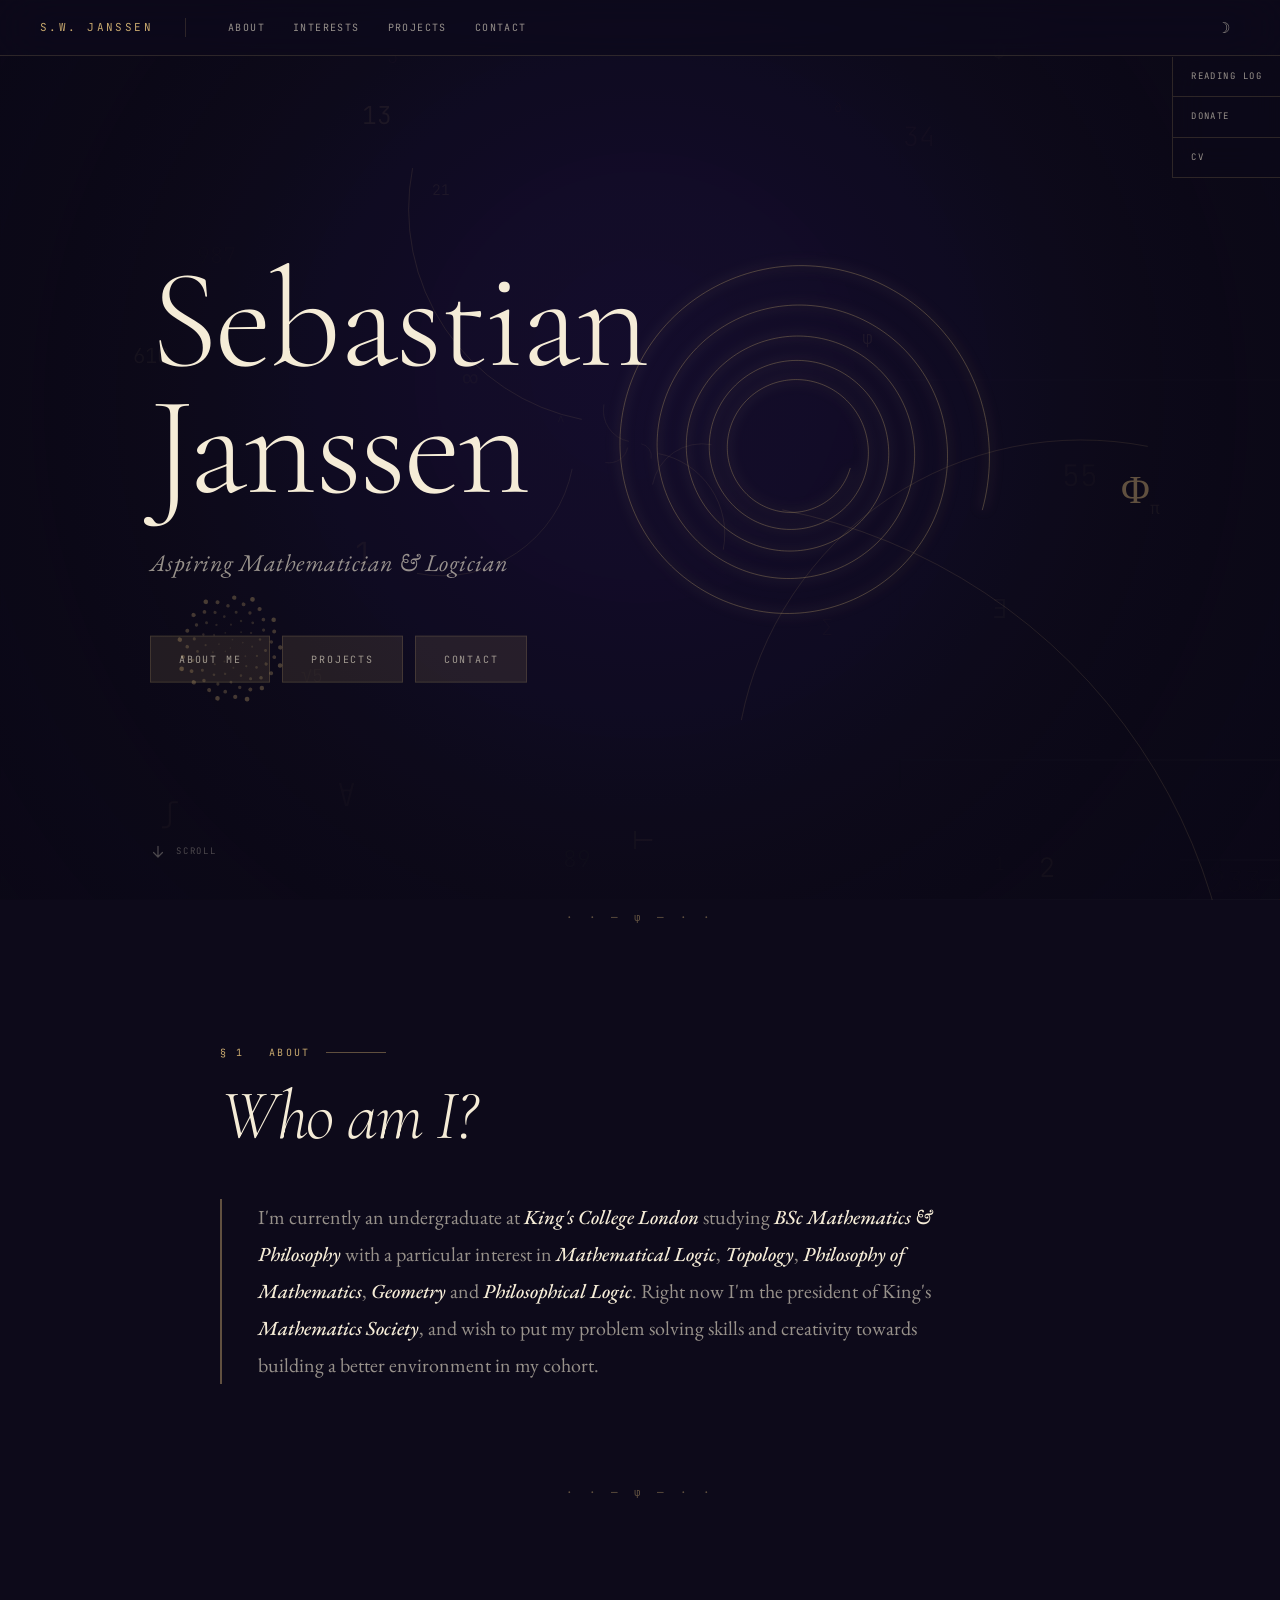
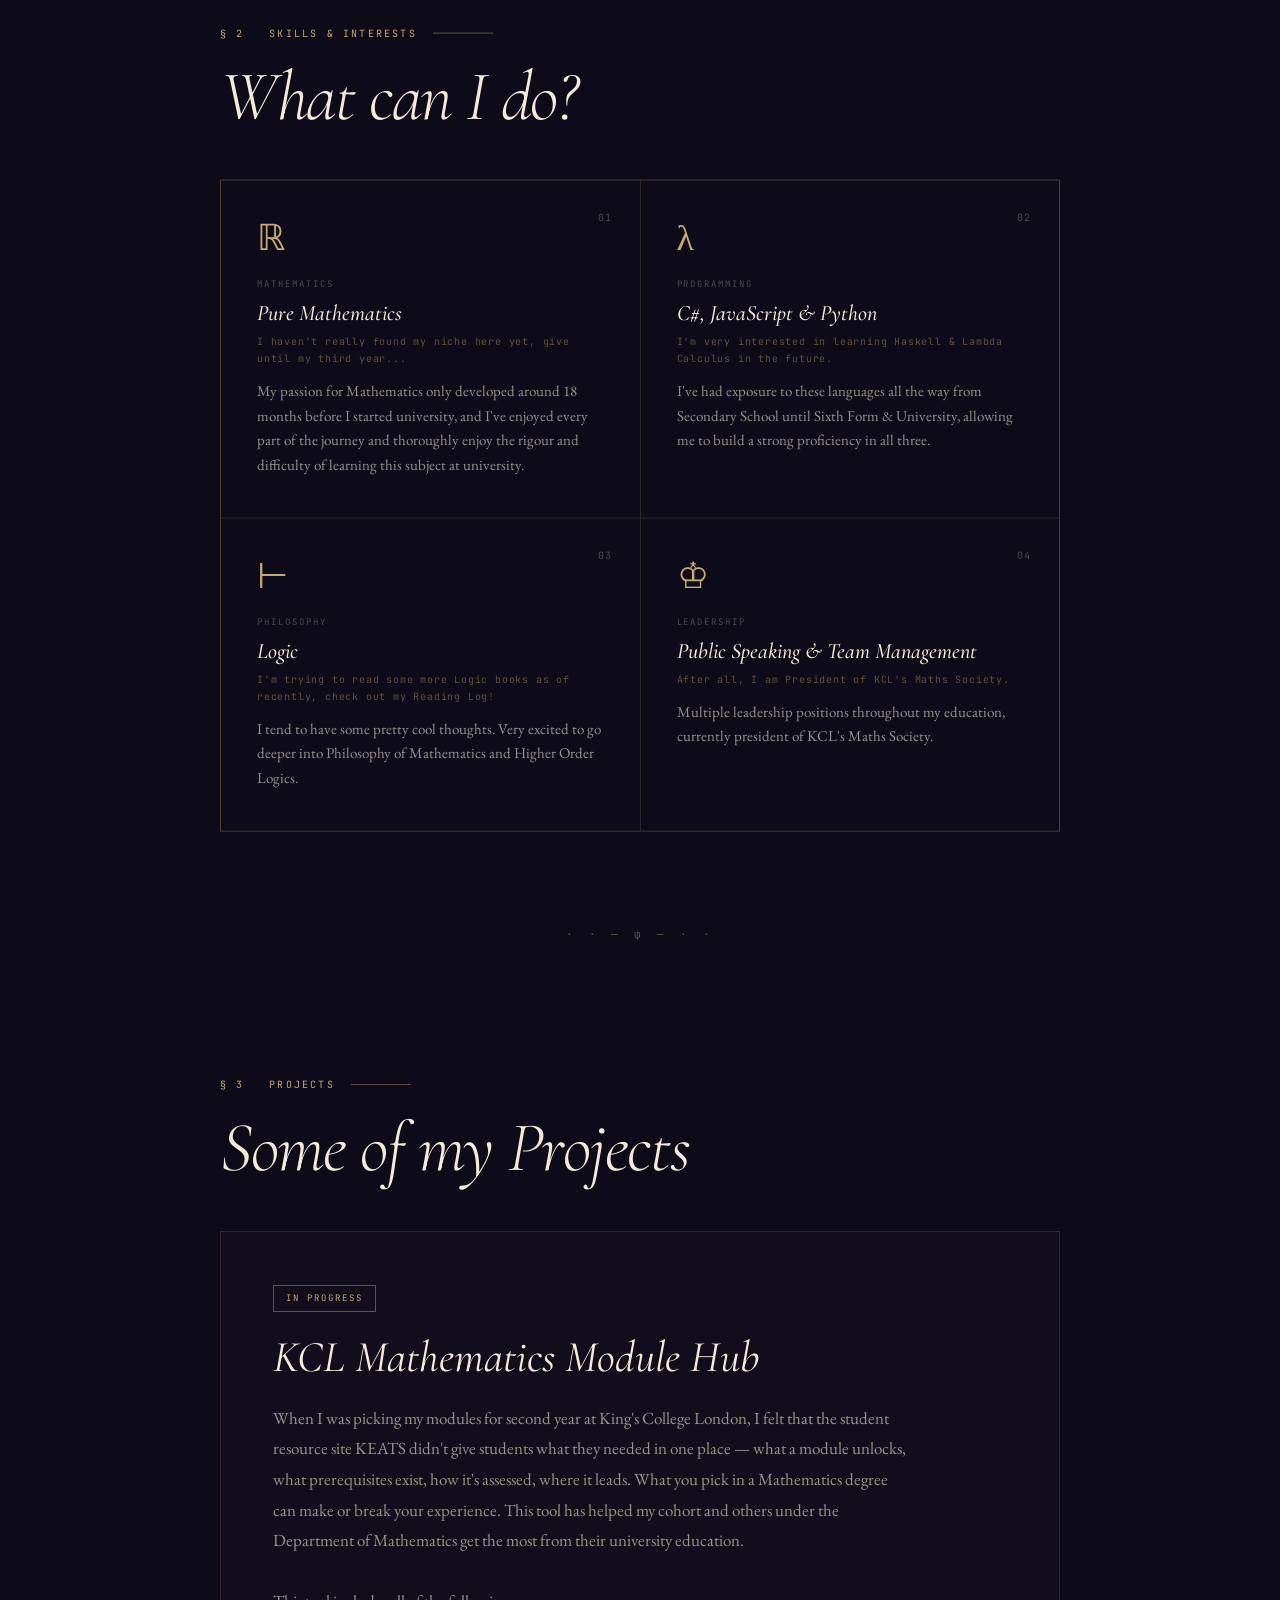
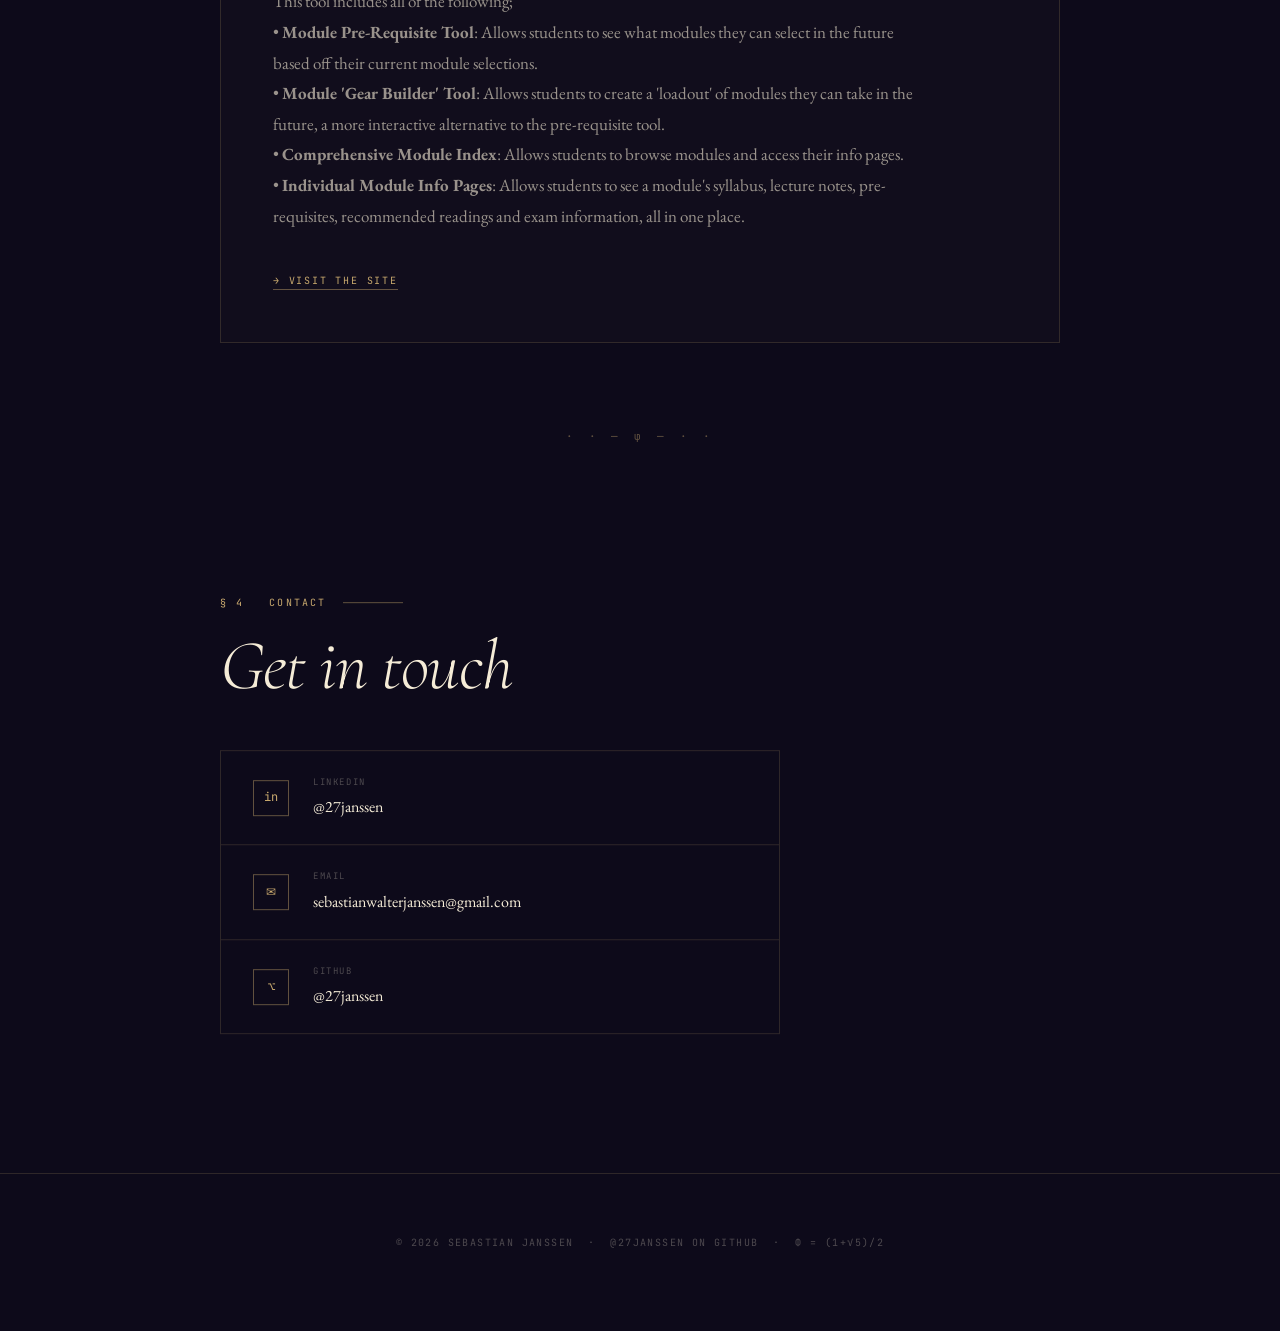
<file: index.html>
<!DOCTYPE html>
<html lang="en">
<head>
  <meta charset="UTF-8" />
  <meta name="viewport" content="width=device-width, initial-scale=1.0" />
  <title>Sebastian Janssen</title>
  <link rel="stylesheet" href="styles.css" />
  <link rel="icon" type="image/png" href="favicon.png">
</head>
<body>

  <canvas id="math-canvas"></canvas>

  <!-- Navigation -->
  <nav id="main-nav">
    <a href="#hero" class="brand">S.W. Janssen</a>
    <a href="#about">About</a>
    <a href="#skills">Interests</a>
    <a href="#projects">Projects</a>
    <a href="#contact">Contact</a>
    <button class="theme-toggle" id="theme-btn" title="Toggle theme">☽</button>
  </nav>

  <!-- External nav -->
  <div class="ext-nav">
    <a href="https://27janssen.github.io/reads.html" target="_blank">Reading Log</a>
    <a href="https://27janssen.github.io/donate.html" target="_blank">Donate</a>
    <a href="https://www.dropbox.com/scl/fi/1g3p25vxl3t7nfoye55yd/SEBASTIAN-JANSSEN-CV.pdf?rlkey=ndmqfltpykwmlj1nn4kgzndtv&st=8agmqul4&dl=0" target="_blank">CV</a>
  </div>

  <div class="page-wrap">

    <!-- Hero -->
    <section id="hero">
      <p class="hero-eyebrow"></p>
      <h1 class="hero-name">Sebastian<br>Janssen</h1>
      <p class="hero-subtitle">Aspiring Mathematician &amp; Logician</p>
      <div class="hero-cta">
        <a href="#about" class="btn-glass">About Me</a>
        <a href="#projects" class="btn-glass">Projects</a>
        <a href="#contact" class="btn-glass">Contact</a>
      </div>
      <div class="scroll-hint">
        <svg width="16" height="16" viewBox="0 0 18 18" fill="none">
          <path d="M9 3v12M4 10l5 5 5-5" stroke="currentColor" stroke-width="1.4" stroke-linecap="round" stroke-linejoin="round"/>
        </svg>
        Scroll
      </div>
    </section>

    <div class="divider">· · — φ — · ·</div>

    <!-- About -->
    <section id="about">
      <p class="section-eyebrow reveal">§ 1 &nbsp; About</p>
      <h2 class="section-title reveal"><em>Who am I?</em></h2>
      <div class="glass-card reveal">
        <p class="about-text">
          I'm currently an undergraduate at <em>King's College London</em> studying 
          <em>BSc Mathematics &amp; Philosophy</em> with a particular interest in <em>Mathematical Logic</em>, 
          <em>Topology</em>, <em>Philosophy of Mathematics</em>, <em>Geometry</em> and <em>Philosophical Logic</em>. Right now I'm the 
          president of King's <em>Mathematics Society</em>, and wish to put my problem solving 
          skills and creativity towards building a better environment in my cohort.
        </p>
      </div>
    </section>

    <div class="divider">· · — φ — · ·</div>

    <!-- Skills & Interests -->
    <section id="skills">
      <p class="section-eyebrow reveal">§ 2 &nbsp; Skills &amp; Interests</p>
      <h2 class="section-title reveal"><em>What can I do?</em></h2>
      <div class="skills-grid">
        <div class="skill-card reveal" data-index="01">
          <span class="skill-icon">ℝ</span>
          <div class="skill-label">Mathematics</div>
          <div class="skill-name">Pure Mathematics</div>
          <div class="skill-sub">I haven't really found my niche here yet, give until my third year...</div>
          <div class="skill-desc">My passion for Mathematics only developed around 18 months before I started university, and I've enjoyed every part of the journey and thoroughly enjoy the rigour and difficulty of learning this subject at university.</div>
        </div>
        <div class="skill-card reveal" data-index="02">
          <span class="skill-icon">λ</span>
          <div class="skill-label">Programming</div>
          <div class="skill-name">C#, JavaScript &amp; Python</div>
          <div class="skill-sub">I'm very interested in learning Haskell & Lambda Calculus in the future.</div>
          <div class="skill-desc">I've had exposure to these languages all the way from Secondary School until Sixth Form & University, allowing me to build a strong proficiency in all three.</div>
        </div>
        <div class="skill-card reveal" data-index="03">
          <span class="skill-icon">⊢</span>
          <div class="skill-label">Philosophy</div>
          <div class="skill-name">Logic</div>
          <div class="skill-sub">I'm trying to read some more Logic books as of recently, check out my Reading Log!</div>
          <div class="skill-desc">I tend to have some pretty cool thoughts. Very excited to go deeper into Philosophy of Mathematics and Higher Order Logics.</div>
        </div>
        <div class="skill-card reveal" data-index="04">
          <span class="skill-icon">♔</span>
          <div class="skill-label">Leadership</div>
          <div class="skill-name">Public Speaking &amp; Team Management</div>
          <div class="skill-sub">After all, I am President of KCL's Maths Society.</div>
          <div class="skill-desc">Multiple leadership positions throughout my education, currently president of KCL's Maths Society.</div>
        </div>
      </div>
    </section>

    <div class="divider">· · — φ — · ·</div>

    <!-- Projects -->
    <section id="projects">
      <p class="section-eyebrow reveal">§ 3 &nbsp; Projects</p>
      <h2 class="section-title reveal"><em>Some of my Projects</em></h2>
      <div class="project-card reveal">
        <div class="project-status">In Progress</div>
        <div class="project-title">KCL Mathematics Module Hub</div>
        <div class="project-desc">
          When I was picking my modules for second year at King's College London, I felt that 
          the student resource site KEATS didn't give students what they needed in one place — 
          what a module unlocks, what prerequisites exist, how it's assessed, where it leads. 
          What you pick in a Mathematics degree can make or break your experience. This tool 
          has helped my cohort and others under the Department of Mathematics get the most from 
          their university education.
          <br><br>
          This tool includes all of the following;
          <br>
          • <b>Module Pre-Requisite Tool</b>: Allows students to see what modules they can select in the future based off their current module selections.
          <br>
          • <b>Module 'Gear Builder' Tool</b>: Allows students to create a 'loadout' of modules they can take in the future, a more interactive alternative to the pre-requisite tool.
          <br>
          • <b>Comprehensive Module Index</b>: Allows students to browse modules and access their info pages.
          <br>
          • <b>Individual Module Info Pages</b>: Allows students to see a module's syllabus, lecture notes, pre-requisites, recommended readings and exam information, all in one place.
        </div>
        <a class="project-link" href="https://27janssen.github.io/kcl-maths-module-selection-tool/" target="_blank">→ Visit the site</a>
      </div>
    </section>

    <div class="divider">· · — φ — · ·</div>

    <!-- Contact -->
    <section id="contact">
      <p class="section-eyebrow reveal">§ 4 &nbsp; Contact</p>
      <h2 class="section-title reveal"><em>Get in touch</em></h2>
      <div class="contact-list reveal">
        <a class="contact-item" href="https://www.linkedin.com/in/27janssen" target="_blank">
          <div class="contact-icon">in</div>
          <div>
            <div class="contact-label">LinkedIn</div>
            <div class="contact-value">@27janssen</div>
          </div>
        </a>
        <a class="contact-item" href="mailto:sebastianwalterjanssen@gmail.com">
          <div class="contact-icon">✉</div>
          <div>
            <div class="contact-label">Email</div>
            <div class="contact-value">sebastianwalterjanssen@gmail.com</div>
          </div>
        </a>
        <a class="contact-item" href="https://github.com/27janssen" target="_blank">
          <div class="contact-icon">⌥</div>
          <div>
            <div class="contact-label">GitHub</div>
            <div class="contact-value">@27janssen</div>
          </div>
        </a>
      </div>
    </section>

    <footer>
      © 2026 Sebastian Janssen &nbsp;·&nbsp; @27janssen on GitHub &nbsp;·&nbsp; φ = (1+√5)/2
    </footer>

  </div>

  <script src="main.js"></script>
</body>
</html>
</file>
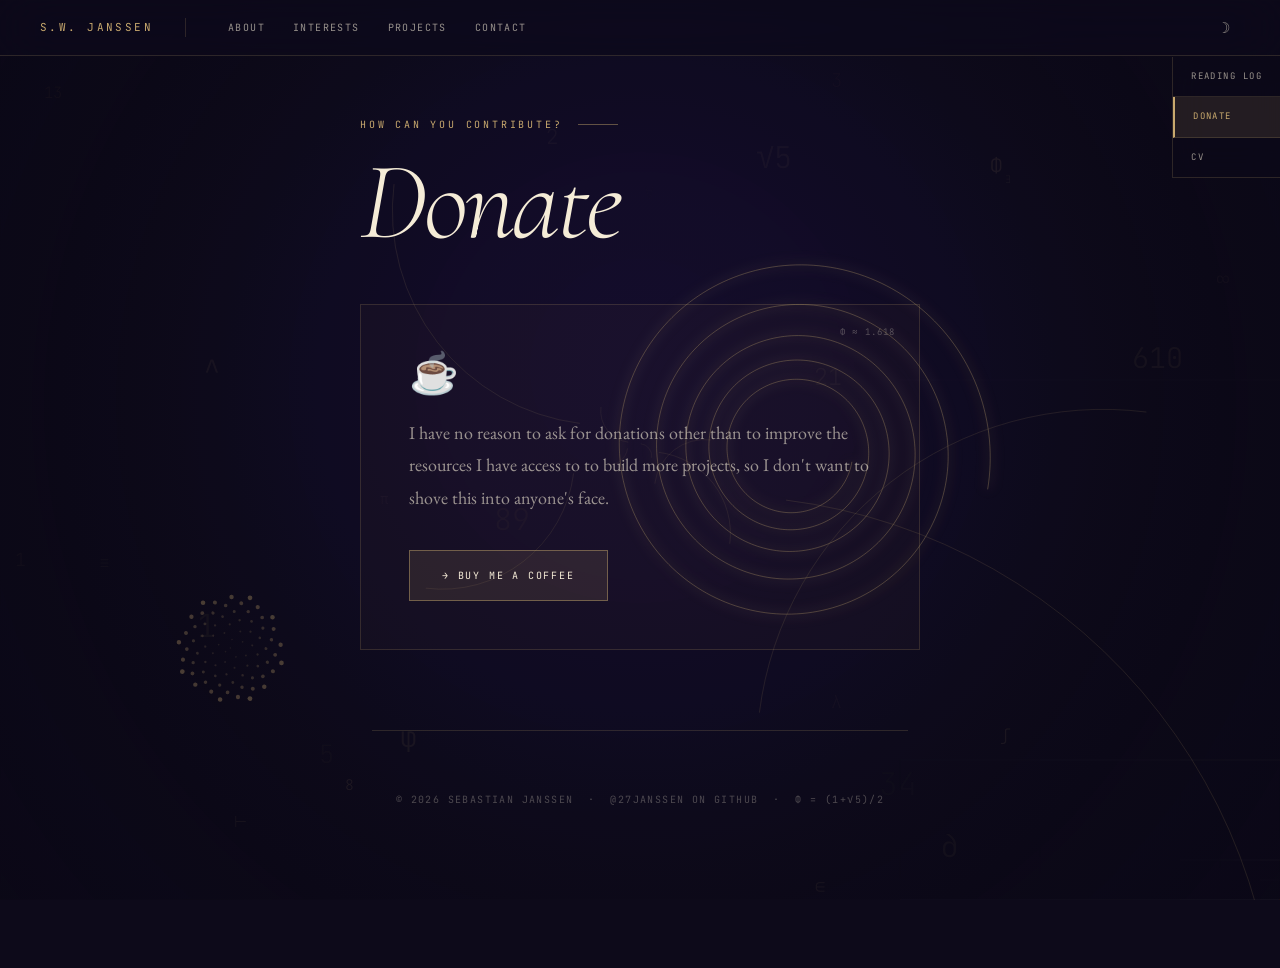
<file: donate.html>
<!DOCTYPE html>
<html lang="en">
<head>
  <meta charset="UTF-8" />
  <meta name="viewport" content="width=device-width, initial-scale=1.0" />
  <title>Donate — Sebastian Janssen</title>
  <link rel="stylesheet" href="styles.css" />
  <link rel="icon" type="image/png" href="favicon.png">
</head>
<body>

<canvas id="math-canvas"></canvas>

<nav>
  <a href="https://27janssen.github.io/index.html" class="brand">S.W. Janssen</a>
  <a href="https://27janssen.github.io/index.html#about">About</a>
  <a href="https://27janssen.github.io/index.html#skills">Interests</a>
  <a href="https://27janssen.github.io/index.html#projects">Projects</a>
  <a href="https://27janssen.github.io/index.html#contact">Contact</a>
  <button class="theme-toggle" id="theme-btn">☽</button>
</nav>

<div class="ext-nav">
  <a href="reads.html">Reading Log</a>
  <a href="donate.html" class="active">Donate</a>
  <a href="https://www.dropbox.com/scl/fi/1g3p25vxl3t7nfoye55yd/SEBASTIAN-JANSSEN-CV.pdf?rlkey=ndmqfltpykwmlj1nn4kgzndtv&st=8agmqul4&dl=0" target="_blank">CV</a>
</div>

<div class="page-wrap donate-wrap">
  <div class="donate-container">
    <p class="donate-eyebrow">How can you contribute?</p>
    <h1 class="donate-title">Donate</h1>

    <div class="donate-card">
      <span class="donate-icon">☕</span>
      <p class="donate-body">
        I have no reason to ask for donations other than to improve the resources I have access to
        to build more projects, so I don't want to shove this into anyone's face.
      </p>
      <a class="donate-btn" href="https://buymeacoffee.com/27janssen" target="_blank">
        → Buy me a Coffee
      </a>
    </div>
  </div>

  <footer>© 2026 Sebastian Janssen &nbsp;·&nbsp; @27janssen on GitHub &nbsp;·&nbsp; φ = (1+√5)/2</footer>
</div>

<script src="main.js"></script>
</body>
</html>
</file>
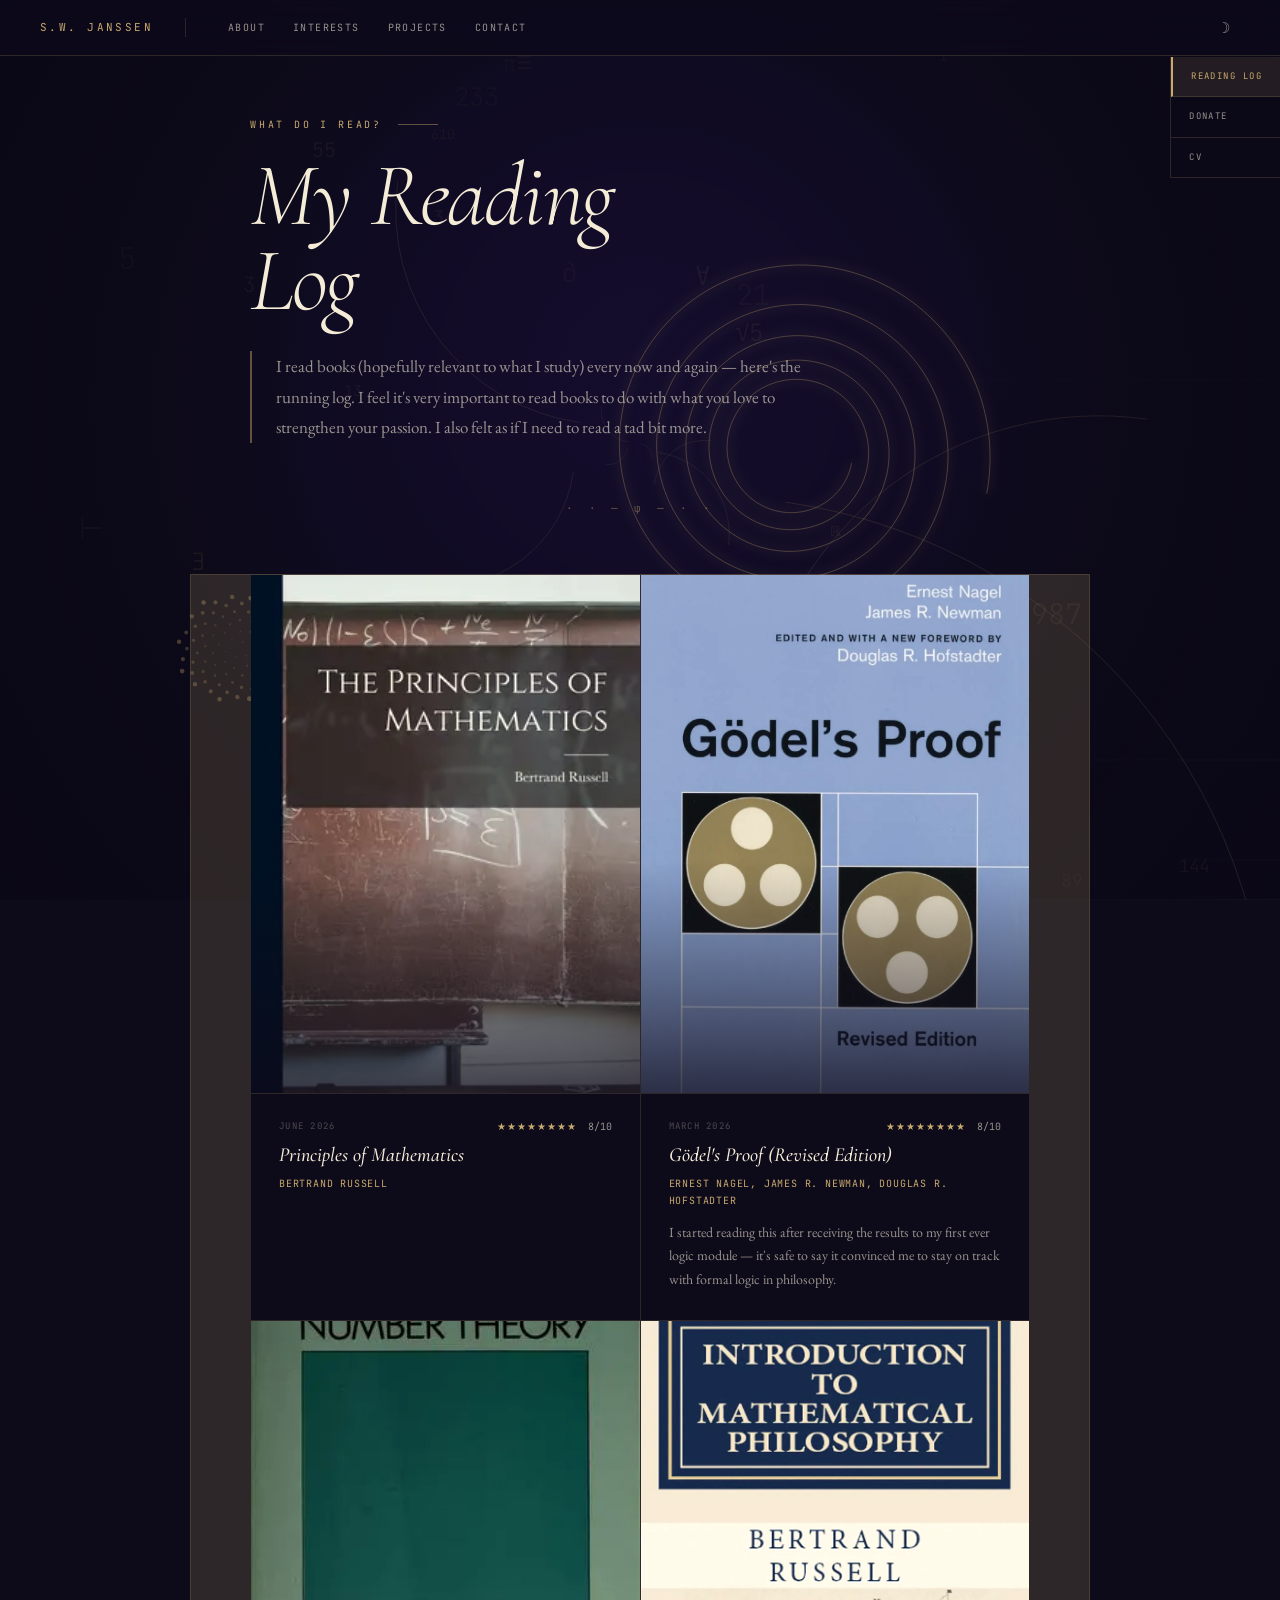
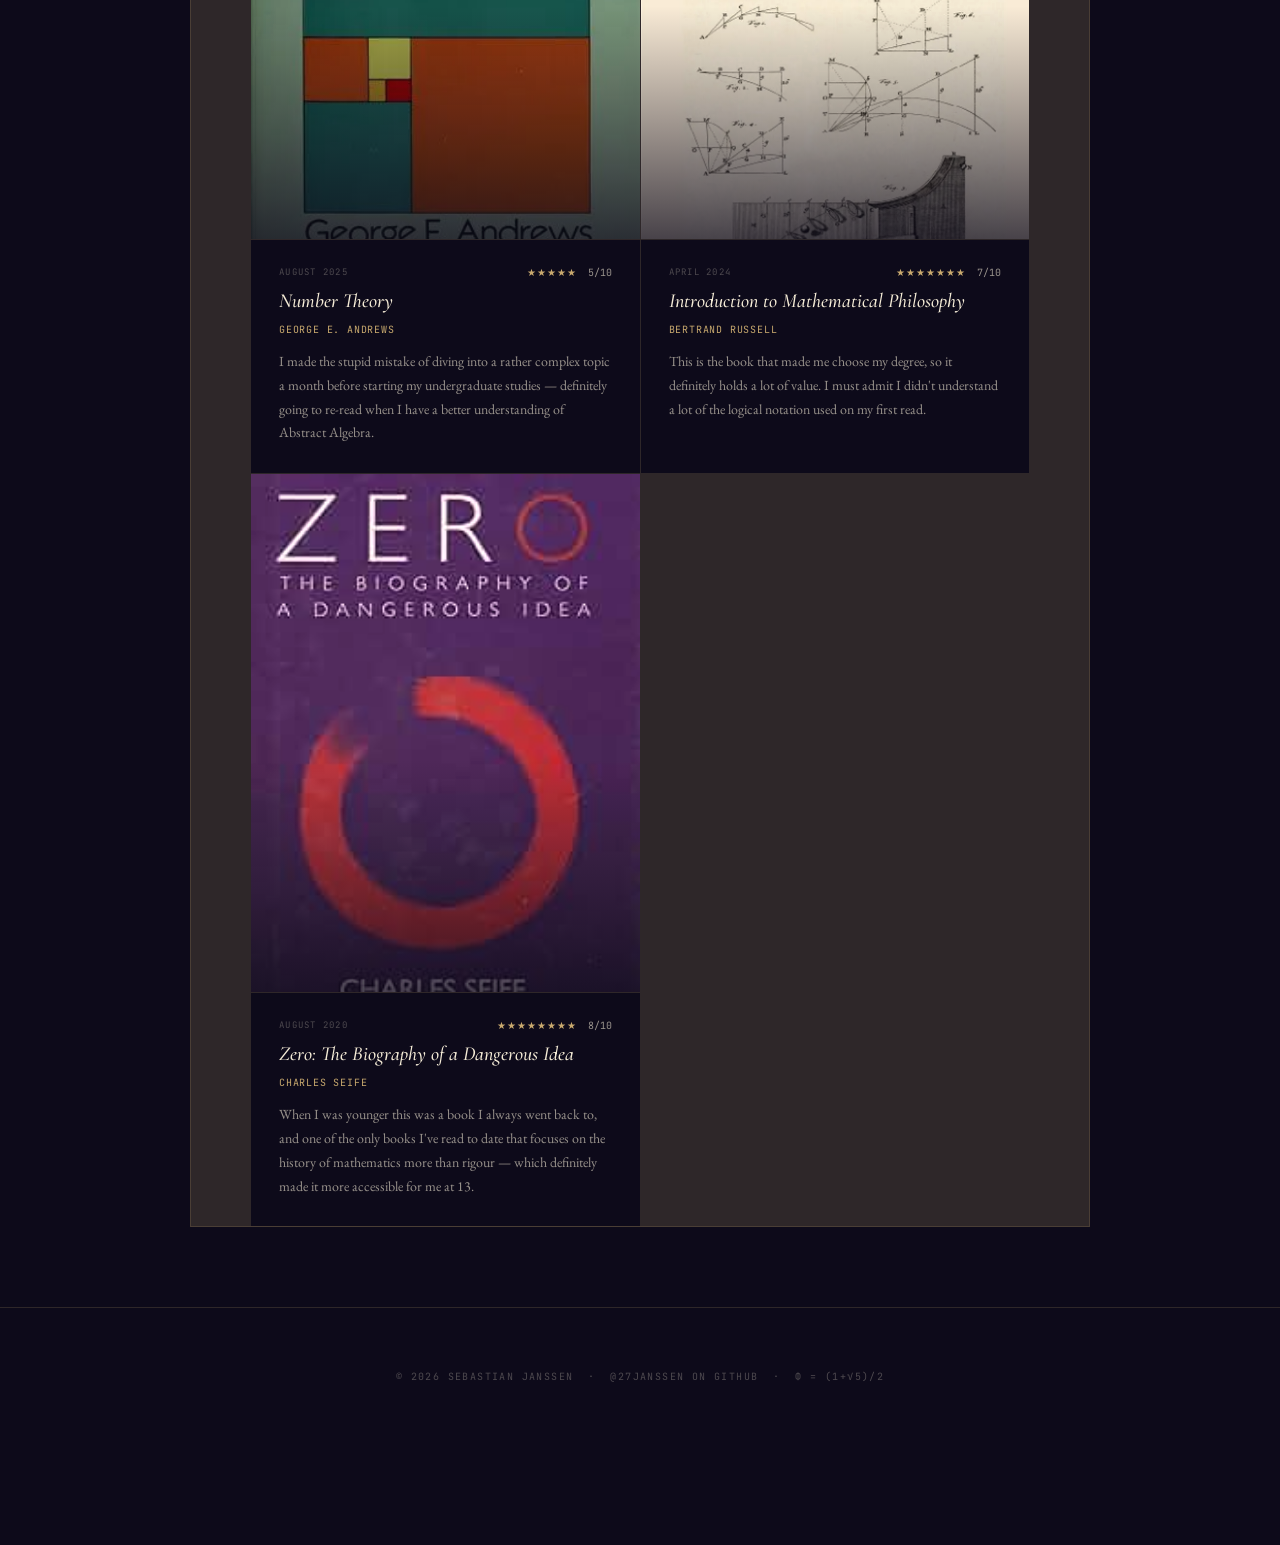
<file: reads.html>
<!DOCTYPE html>
<html lang="en">
<head>
  <meta charset="UTF-8" />
  <meta name="viewport" content="width=device-width, initial-scale=1.0" />
  <title>Reading Log — Sebastian Janssen</title>
  <link rel="stylesheet" href="styles.css" />
  <link rel="icon" type="image/png" href="favicon.png">
</head>
<body>

<canvas id="math-canvas"></canvas>

<nav>
  <a href="https://27janssen.github.io/index.html" class="brand">S.W. Janssen</a>
  <a href="https://27janssen.github.io/index.html#about">About</a>
  <a href="https://27janssen.github.io/index.html#skills">Interests</a>
  <a href="https://27janssen.github.io/index.html#projects">Projects</a>
  <a href="https://27janssen.github.io/index.html#contact">Contact</a>
  <button class="theme-toggle" id="theme-btn">☽</button>
</nav>

<div class="ext-nav">
  <a href="reads.html" class="active">Reading Log</a>
  <a href="donate.html">Donate</a>
  <a href="https://www.dropbox.com/scl/fi/1g3p25vxl3t7nfoye55yd/SEBASTIAN-JANSSEN-CV.pdf?rlkey=ndmqfltpykwmlj1nn4kgzndtv&st=8agmqul4&dl=0" target="_blank">CV</a>
</div>

<div class="page-wrap reads-wrap">

  <div class="page-header">
    <p class="page-eyebrow">What do I read?</p>
    <h1 class="page-title">My Reading<br><em>Log</em></h1>
    <p class="page-intro">I read books (hopefully relevant to what I study) every now and again — here's the running log. I feel it's very important to read books to do with what you love to strengthen your passion. I also felt as if I need to read a tad bit more.</p>
  </div>

  <div class="divider reads-divider">· · — φ — · ·</div>

  <div class="books-grid">

    <div class="book-card reveal">
      <div class="book-cover-wrap">
        <img src="https://27janssen.github.io/principles.png" alt="Principles of Mathematics Cover" loading="lazy" />
        <div class="book-cover-overlay"></div>
      </div>
      <div class="book-body">
        <div class="book-meta">
          <span class="book-date">June 2026</span>
          <span class="book-rating"><span class="stars">★★★★★★★★</span>&nbsp;8/10</span>
        </div>
        <div class="book-title">Principles of Mathematics</div>
        <div class="book-author">Bertrand Russell</div>
        <div class="book-review"></div>
      </div>
    </div>

    <div class="book-card reveal">
      <div class="book-cover-wrap">
        <img src="https://27janssen.github.io/godels_proof.png" alt="Gödel's Proof book cover" loading="lazy" />
        <div class="book-cover-overlay"></div>
      </div>
      <div class="book-body">
        <div class="book-meta">
          <span class="book-date">March 2026</span>
          <span class="book-rating"><span class="stars">★★★★★★★★</span>&nbsp;8/10</span>
        </div>
        <div class="book-title">Gödel's Proof (Revised Edition)</div>
        <div class="book-author">Ernest Nagel, James R. Newman, Douglas R. Hofstadter</div>
        <div class="book-review">I started reading this after receiving the results to my first ever logic module — it's safe to say it convinced me to stay on track with formal logic in philosophy.</div>
      </div>
    </div>

    <div class="book-card reveal">
      <div class="book-cover-wrap">
        <img src="https://27janssen.github.io/number_theory.png" alt="Number Theory book cover" loading="lazy" />
        <div class="book-cover-overlay"></div>
      </div>
      <div class="book-body">
        <div class="book-meta">
          <span class="book-date">August 2025</span>
          <span class="book-rating"><span class="stars">★★★★★</span>&nbsp;5/10</span>
        </div>
        <div class="book-title">Number Theory</div>
        <div class="book-author">George E. Andrews</div>
        <div class="book-review">I made the stupid mistake of diving into a rather complex topic a month before starting my undergraduate studies — definitely going to re-read when I have a better understanding of Abstract Algebra.</div>
      </div>
    </div>

    <div class="book-card reveal">
      <div class="book-cover-wrap">
        <img src="https://27janssen.github.io/introduction_to_mathematical_philosophy.png" alt="Introduction to Mathematical Philosophy book cover" loading="lazy" />
        <div class="book-cover-overlay"></div>
      </div>
      <div class="book-body">
        <div class="book-meta">
          <span class="book-date">April 2024</span>
          <span class="book-rating"><span class="stars">★★★★★★★</span>&nbsp;7/10</span>
        </div>
        <div class="book-title">Introduction to Mathematical Philosophy</div>
        <div class="book-author">Bertrand Russell</div>
        <div class="book-review">This is the book that made me choose my degree, so it definitely holds a lot of value. I must admit I didn't understand a lot of the logical notation used on my first read.</div>
      </div>
    </div>

    <div class="book-card reveal">
      <div class="book-cover-wrap">
        <img src="https://27janssen.github.io/zero.jpeg" alt="Zero: The Biography of a Dangerous Idea book cover" loading="lazy" />
        <div class="book-cover-overlay"></div>
      </div>
      <div class="book-body">
        <div class="book-meta">
          <span class="book-date">August 2020</span>
          <span class="book-rating"><span class="stars">★★★★★★★★</span>&nbsp;8/10</span>
        </div>
        <div class="book-title">Zero: The Biography of a Dangerous Idea</div>
        <div class="book-author">Charles Seife</div>
        <div class="book-review">When I was younger this was a book I always went back to, and one of the only books I've read to date that focuses on the history of mathematics more than rigour — which definitely made it more accessible for me at 13.</div>
      </div>
    </div>

  </div>

  <footer>© 2026 Sebastian Janssen &nbsp;·&nbsp; @27janssen on GitHub &nbsp;·&nbsp; φ = (1+√5)/2</footer>
</div>

<script src="main.js"></script>
</body>
</html>
</file>
<file: styles.css>
/* ─── Google Fonts ──────────────────────────────────────────── */
@import url('https://fonts.googleapis.com/css2?family=Cormorant+Garamond:ital,wght@0,300;0,400;0,500;0,600;0,700;1,300;1,400;1,500&family=EB+Garamond:ital,wght@0,400;0,500;0,600;1,400;1,500&family=JetBrains+Mono:wght@300;400;500&display=swap');

/* ─── Reset & Base ─────────────────────────────────────────── */
*, *::before, *::after { box-sizing: border-box; margin: 0; padding: 0; }

:root {
  /* Palette — golden parchment × deep violet */
  --ink:         #0D0A1A;
  --parchment:   #F5ECD7;
  --gold:        #C8A96E;
  --gold-dim:    rgba(200,169,110,0.45);
  --gold-ghost:  rgba(200,169,110,0.12);
  --violet:      #2D1B69;
  --amethyst:    #7B4FBF;
  --amethyst-dim: rgba(123,79,191,0.5);
  --forest:      #1A3A2A;
  --text:        #F5ECD7;
  --text-dim:    rgba(245,236,215,0.60);
  --text-dimmer: rgba(245,236,215,0.28);
  --bg:          #0D0A1A;

  /* Glass surfaces */
  --glass-bg:     rgba(13,10,26,0.55);
  --glass-border: rgba(200,169,110,0.18);
  --glass-shadow: rgba(0,0,0,0.45);

  /* Type */
  --font-display: 'Cormorant Garamond', 'Georgia', serif;
  --font-body:    'EB Garamond', 'Georgia', serif;
  --font-mono:    'JetBrains Mono', 'Courier New', monospace;

  --radius: 4px;
  --nav-height: 56px;
}

html { scroll-behavior: smooth; }

body {
  font-family: var(--font-body);
  background: var(--bg);
  color: var(--text);
  min-height: 100vh;
  overflow-x: hidden;
  font-size: 18px;
  line-height: 1.7;
}

/* ─── Math Canvas ──────────────────────────────────────────── */
#math-canvas {
  position: fixed;
  top: 0; left: 0;
  width: 100%; height: 100%;
  z-index: 0;
  pointer-events: none;
  opacity: 0.85;
}

/* ─── Page Wrapper ─────────────────────────────────────────── */
.page-wrap {
  position: relative;
  z-index: 1;
}

/* ─── Navigation ───────────────────────────────────────────── */
nav {
  position: fixed;
  top: 0; left: 0; right: 0;
  z-index: 100;
  display: flex;
  align-items: center;
  gap: 0;
  padding: 0 40px;
  height: var(--nav-height);
  background: rgba(13,10,26,0.72);
  backdrop-filter: blur(24px) saturate(160%);
  -webkit-backdrop-filter: blur(24px) saturate(160%);
  border-bottom: 1px solid var(--glass-border);
}

nav .brand {
  font-family: var(--font-mono);
  font-weight: 400;
  font-size: 11px;
  letter-spacing: 0.22em;
  color: var(--gold);
  text-decoration: none;
  text-transform: uppercase;
  padding-right: 32px;
  border-right: 1px solid var(--glass-border);
  margin-right: 28px;
  white-space: nowrap;
}

nav a:not(.brand) {
  font-family: var(--font-mono);
  font-size: 10px;
  font-weight: 400;
  letter-spacing: 0.14em;
  color: var(--text-dim);
  text-decoration: none;
  padding: 6px 14px;
  text-transform: uppercase;
  transition: color 0.2s;
  position: relative;
}

nav a:not(.brand)::after {
  content: '';
  position: absolute;
  bottom: 0; left: 14px; right: 14px;
  height: 1px;
  background: var(--gold);
  transform: scaleX(0);
  transition: transform 0.25s ease;
  transform-origin: left;
}

nav a:not(.brand):hover::after,
nav a:not(.brand).active::after { transform: scaleX(1); }

nav a:not(.brand):hover,
nav a:not(.brand).active { color: var(--parchment); }

.theme-toggle {
  background: none;
  border: none;
  color: var(--text-dim);
  font-size: 15px;
  cursor: pointer;
  padding: 6px 10px;
  transition: color 0.2s;
  margin-left: auto;
}
.theme-toggle:hover { color: var(--gold); }

/* ─── External Nav ─────────────────────────────────────────── */
.ext-nav {
  position: fixed;
  top: calc(var(--nav-height) + 1px);
  right: 0;
  z-index: 99;
  display: flex;
  flex-direction: column;
  gap: 0;
  border-left: 1px solid var(--glass-border);
  border-bottom: 1px solid var(--glass-border);
  background: rgba(13,10,26,0.65);
  backdrop-filter: blur(16px);
  -webkit-backdrop-filter: blur(16px);
}

.ext-nav a {
  font-family: var(--font-mono);
  font-size: 9px;
  letter-spacing: 0.16em;
  text-transform: uppercase;
  color: var(--text-dim);
  text-decoration: none;
  padding: 12px 18px;
  border-bottom: 1px solid var(--glass-border);
  transition: all 0.2s;
  writing-mode: horizontal-tb;
  display: block;
}

.ext-nav a:last-child { border-bottom: none; }

.ext-nav a:hover {
  color: var(--gold);
  background: var(--gold-ghost);
}

.ext-nav a.active {
  color: var(--gold);
  background: var(--gold-ghost);
  border-left: 2px solid var(--gold);
}

/* ─── Divider ──────────────────────────────────────────────── */
.divider {
  text-align: center;
  color: var(--gold-dim);
  font-family: var(--font-mono);
  font-size: 11px;
  letter-spacing: 0.4em;
  padding: 8px 0;
  margin: 0 auto;
  max-width: 960px;
  user-select: none;
}

/* ─── Footer ───────────────────────────────────────────────── */
footer {
  text-align: center;
  padding: 60px 24px 80px;
  font-family: var(--font-mono);
  font-size: 10px;
  letter-spacing: 0.14em;
  text-transform: uppercase;
  color: var(--text-dimmer);
  position: relative;
  z-index: 1;
  border-top: 1px solid var(--glass-border);
  margin-top: 80px;
}

/* ─── Reveal animation ─────────────────────────────────────── */
.reveal {
  opacity: 0;
  transform: translateY(40px);
  transition: opacity 1s cubic-bezier(0.16, 1, 0.3, 1), transform 1s cubic-bezier(0.16, 1, 0.3, 1);
}
.reveal.visible {
  opacity: 1;
  transform: none;
}

@keyframes fadeUp {
  from { opacity: 0; transform: translateY(20px); }
  to   { opacity: 1; transform: none; }
}

@keyframes float {
  0%, 100% { transform: translateY(0); }
  50%       { transform: translateY(-10px); }
}

/* ─── Light Mode ───────────────────────────────────────────── */
body.light {
  --ink:         #F5ECD7;
  --parchment:   #0D0A1A;
  --text:        #1A1020;
  --text-dim:    rgba(26,16,32,0.65);
  --text-dimmer: rgba(26,16,32,0.32);
  --bg:          #F0E8D5;
  --glass-bg:    rgba(240,232,213,0.70);
  --glass-border: rgba(150,100,40,0.22);
  --glass-shadow: rgba(80,50,20,0.18);
  --gold:        #7a5010;
  --gold-dim:    rgba(120,80,16,0.35);
  --gold-ghost:  rgba(120,80,16,0.08);
  background: #F0E8D5;
}

body.light nav {
  background: rgba(240,232,213,0.85);
  border-bottom-color: rgba(150,100,40,0.22);
}

body.light .ext-nav {
  background: rgba(240,232,213,0.82);
  border-color: rgba(150,100,40,0.22);
}

body.light footer {
  border-top-color: rgba(150,100,40,0.22);
}

/* ─── Responsive ───────────────────────────────────────────── */
@media (max-width: 760px) {
  nav { padding: 0 16px; }
  nav .brand { padding-right: 16px; margin-right: 12px; }
  nav a:not(.brand) { padding: 6px 8px; font-size: 9px; }
  .ext-nav {
    top: auto;
    bottom: 0;
    right: 0;
    left: 0;
    flex-direction: row;
    border-left: none;
    border-bottom: none;
    border-top: 1px solid var(--glass-border);
    justify-content: center;
  }
  .ext-nav a { border-bottom: none; border-right: 1px solid var(--glass-border); }
}

@media (prefers-reduced-motion: reduce) {
  .reveal { transition: none; }
  * { animation: none !important; }
}


/* ═══════════════════════════════════════════════════════════
   INDEX.HTML — Hero
   ═══════════════════════════════════════════════════════════ */

#hero {
  min-height: 100vh;
  display: flex;
  flex-direction: column;
  justify-content: center;
  padding: calc(var(--nav-height) + 40px) 60px 80px;
  max-width: 1100px;
  position: relative;
}

.hero-eyebrow {
  font-family: var(--font-mono);
  font-size: 10px;
  letter-spacing: 0.28em;
  text-transform: uppercase;
  color: var(--gold);
  margin-bottom: 24px;
  animation: fadeUp 0.9s ease both;
}

.hero-name {
  font-family: var(--font-display);
  font-size: clamp(64px, 11vw, 160px);
  font-weight: 300;
  letter-spacing: -0.02em;
  line-height: 0.9;
  color: var(--parchment);
  margin-bottom: 32px;
  animation: fadeUp 0.9s 0.1s ease both;
  position: relative;
}

/* Φ watermark beside name */
.hero-name::after {
  content: 'Φ';
  position: absolute;
  right: -0.5em;
  bottom: 0.05em;
  font-size: 0.28em;
  color: var(--gold-dim);
  font-weight: 300;
  letter-spacing: 0;
}

.hero-subtitle {
  font-family: var(--font-body);
  font-style: italic;
  font-size: clamp(16px, 2.2vw, 24px);
  font-weight: 400;
  color: var(--text-dim);
  margin-bottom: 52px;
  letter-spacing: 0.02em;
  animation: fadeUp 0.9s 0.2s ease both;
}

.hero-cta {
  display: flex;
  flex-wrap: wrap;
  gap: 12px;
  animation: fadeUp 0.9s 0.3s ease both;
}

.btn-glass {
  font-family: var(--font-mono);
  font-size: 10px;
  letter-spacing: 0.18em;
  text-transform: uppercase;
  color: var(--text-dim);
  text-decoration: none;
  padding: 14px 28px;
  border: 1px solid var(--glass-border);
  background: var(--gold-ghost);
  transition: all 0.25s;
  position: relative;
  overflow: hidden;
}

.btn-glass::before {
  content: '';
  position: absolute;
  inset: 0;
  background: var(--gold);
  transform: scaleX(0);
  transform-origin: left;
  transition: transform 0.3s ease;
  z-index: 0;
  opacity: 0.12;
}

.btn-glass:hover::before { transform: scaleX(1); }

.btn-glass:hover {
  color: var(--gold);
  border-color: var(--gold-dim);
}

.btn-glass span { position: relative; z-index: 1; }

.scroll-hint {
  position: absolute;
  bottom: 40px;
  left: 60px;
  display: flex;
  align-items: center;
  gap: 10px;
  font-family: var(--font-mono);
  font-size: 9px;
  letter-spacing: 0.2em;
  text-transform: uppercase;
  color: var(--text-dimmer);
  animation: fadeUp 1.1s 0.7s ease both;
}

.scroll-hint svg { animation: float 2.5s ease-in-out infinite; }

/* ─── Section base ─────────────────────────────────────────── */
section {
  max-width: 960px;
  margin: 0 auto;
  padding: 100px 60px;
  position: relative;
}

.section-eyebrow {
  font-family: var(--font-mono);
  font-size: 10px;
  letter-spacing: 0.22em;
  text-transform: uppercase;
  color: var(--gold);
  margin-bottom: 20px;
  display: flex;
  align-items: center;
  gap: 16px;
}

.section-eyebrow::after {
  content: '';
  flex: 1;
  max-width: 60px;
  height: 1px;
  background: var(--gold-dim);
  display: block;
}

.section-title {
  font-family: var(--font-display);
  font-size: clamp(38px, 5.5vw, 80px);
  font-weight: 300;
  letter-spacing: -0.02em;
  line-height: 1;
  color: var(--parchment);
  margin-bottom: 48px;
  font-style: italic;
}

/* ─── About ────────────────────────────────────────────────── */
.about-text {
  font-family: var(--font-body);
  font-size: clamp(17px, 1.8vw, 20px);
  line-height: 1.85;
  color: var(--text-dim);
  max-width: 680px;
}

.about-text em {
  font-style: italic;
  color: var(--parchment);
  font-weight: 500;
}

/* Frameless about block — just elegant type */
.glass-card {
  padding: 0;
  background: none;
  border: none;
  box-shadow: none;
  backdrop-filter: none;
  -webkit-backdrop-filter: none;
  border-left: 2px solid var(--gold-dim);
  padding-left: 36px;
}

/* ─── Skills grid ──────────────────────────────────────────── */
.skills-grid {
  display: grid;
  grid-template-columns: repeat(2, 1fr);
  gap: 1px;
  border: 1px solid var(--glass-border);
  background: var(--glass-border);
}

.skill-card {
  background: var(--bg);
  padding: 40px 36px;
  position: relative;
  overflow: hidden;
  transition: background 0.3s;
}

.skill-card::before {
  content: attr(data-index);
  position: absolute;
  top: 28px; right: 28px;
  font-family: var(--font-mono);
  font-size: 10px;
  color: var(--text-dimmer);
  letter-spacing: 0.1em;
}

.skill-card:hover {
  background: rgba(200,169,110,0.04);
}

.skill-icon {
  display: block;
  font-size: 36px;
  margin-bottom: 20px;
  color: var(--gold);
  line-height: 1;
  font-style: normal;
  font-family: var(--font-display);
}

.skill-label {
  font-family: var(--font-mono);
  font-size: 9px;
  letter-spacing: 0.22em;
  text-transform: uppercase;
  color: var(--text-dimmer);
  margin-bottom: 8px;
}

.skill-name {
  font-family: var(--font-display);
  font-size: 22px;
  font-weight: 500;
  color: var(--parchment);
  margin-bottom: 6px;
  line-height: 1.2;
  font-style: italic;
}

.skill-sub {
  font-family: var(--font-mono);
  font-size: 10px;
  color: var(--gold-dim);
  letter-spacing: 0.08em;
  margin-bottom: 12px;
}

.skill-desc {
  font-family: var(--font-body);
  font-size: 15px;
  color: var(--text-dim);
  line-height: 1.65;
}

/* ─── Projects ─────────────────────────────────────────────── */
.project-card {
  border: 1px solid var(--glass-border);
  padding: 48px 52px;
  position: relative;
  background: rgba(200,169,110,0.025);
  transition: border-color 0.3s, background 0.3s;
}

.project-card:hover {
  border-color: var(--gold-dim);
  background: rgba(200,169,110,0.05);
}

.project-status {
  font-family: var(--font-mono);
  font-size: 9px;
  letter-spacing: 0.22em;
  text-transform: uppercase;
  color: var(--gold);
  border: 1px solid var(--gold-dim);
  display: inline-block;
  padding: 5px 12px;
  margin-bottom: 20px;
}

.project-title {
  font-family: var(--font-display);
  font-size: clamp(26px, 3.5vw, 44px);
  font-weight: 400;
  font-style: italic;
  color: var(--parchment);
  margin-bottom: 20px;
  line-height: 1.15;
}

.project-desc {
  font-family: var(--font-body);
  font-size: 17px;
  color: var(--text-dim);
  line-height: 1.8;
  max-width: 640px;
  margin-bottom: 32px;
}

.project-link {
  font-family: var(--font-mono);
  font-size: 10px;
  letter-spacing: 0.18em;
  text-transform: uppercase;
  color: var(--gold);
  text-decoration: none;
  border-bottom: 1px solid var(--gold-dim);
  padding-bottom: 2px;
  transition: border-color 0.2s, color 0.2s;
}

.project-link:hover {
  border-color: var(--gold);
  color: var(--parchment);
}

/* ─── Contact ──────────────────────────────────────────────── */
.contact-list {
  display: flex;
  flex-direction: column;
  gap: 0;
  border: 1px solid var(--glass-border);
  max-width: 560px;
}

.contact-item {
  display: flex;
  align-items: center;
  gap: 24px;
  padding: 24px 32px;
  text-decoration: none;
  color: var(--text);
  border-bottom: 1px solid var(--glass-border);
  transition: background 0.22s, color 0.22s;
  position: relative;
}

.contact-item:last-child { border-bottom: none; }

.contact-item:hover {
  background: var(--gold-ghost);
  color: var(--gold);
}

.contact-icon {
  width: 36px;
  height: 36px;
  display: flex;
  align-items: center;
  justify-content: center;
  font-family: var(--font-mono);
  font-size: 12px;
  color: var(--gold);
  border: 1px solid var(--gold-dim);
  flex-shrink: 0;
}

.contact-label {
  font-family: var(--font-mono);
  font-size: 9px;
  letter-spacing: 0.18em;
  text-transform: uppercase;
  color: var(--text-dimmer);
  margin-bottom: 3px;
}

.contact-value {
  font-family: var(--font-body);
  font-size: 16px;
  color: var(--text);
}

.contact-item:hover .contact-value { color: var(--gold); }

@media (max-width: 760px) {
  section { padding: 70px 24px; }
  #hero { padding: calc(var(--nav-height) + 24px) 24px 60px; }
  .hero-name::after { display: none; }
  .skills-grid { grid-template-columns: 1fr; }
  .project-card { padding: 30px 24px; }
  .scroll-hint { left: 24px; }
}


/* ═══════════════════════════════════════════════════════════
   READS.HTML
   ═══════════════════════════════════════════════════════════ */

.page-wrap.reads-wrap {
  padding-top: calc(var(--nav-height) + 60px);
  padding-bottom: 80px;
}

.page-header {
  max-width: 900px;
  margin: 0 auto 56px;
  padding: 0 60px;
}

.page-eyebrow {
  font-family: var(--font-mono);
  font-size: 10px;
  letter-spacing: 0.28em;
  text-transform: uppercase;
  color: var(--gold);
  margin-bottom: 20px;
  animation: fadeUp 0.8s ease both;
  display: flex;
  align-items: center;
  gap: 16px;
}

.page-eyebrow::after {
  content: '';
  display: block;
  width: 40px;
  height: 1px;
  background: var(--gold-dim);
}

.page-title {
  font-family: var(--font-display);
  font-size: clamp(42px, 7vw, 96px);
  font-weight: 300;
  font-style: italic;
  letter-spacing: -0.02em;
  line-height: 0.95;
  color: var(--parchment);
  margin-bottom: 28px;
  animation: fadeUp 0.8s 0.1s ease both;
}

.page-intro {
  font-family: var(--font-body);
  font-size: 17px;
  line-height: 1.8;
  color: var(--text-dim);
  max-width: 560px;
  animation: fadeUp 0.8s 0.2s ease both;
  border-left: 2px solid var(--gold-dim);
  padding-left: 24px;
}

.divider.reads-divider {
  margin: 24px auto 56px;
  max-width: 900px;
  padding: 0 60px;
}

.books-grid {
  max-width: 900px;
  margin: 0 auto;
  padding: 0 60px;
  display: grid;
  grid-template-columns: repeat(auto-fill, minmax(320px, 1fr));
  gap: 1px;
  background: var(--glass-border);
  border: 1px solid var(--glass-border);
}

.book-card {
  background: var(--bg);
  overflow: hidden;
  display: flex;
  flex-direction: column;
  transition: background 0.3s;
  position: relative;
}

.book-card:hover {
  background: rgba(200,169,110,0.04);
}

.book-cover-wrap {
  width: 100%;
  aspect-ratio: 3 / 4;
  overflow: hidden;
  position: relative;
  background: rgba(0,0,0,0.35);
}

.book-cover-wrap img {
  width: 100%;
  height: 100%;
  object-fit: cover;
  display: block;
  transition: transform 0.5s ease;
  filter: sepia(0.12) contrast(1.05);
}

.book-card:hover .book-cover-wrap img {
  transform: scale(1.06);
}

.book-cover-overlay {
  position: absolute;
  inset: 0;
  background: linear-gradient(to bottom, transparent 55%, rgba(13,10,26,0.75) 100%);
  pointer-events: none;
}

.book-body {
  padding: 24px 28px 28px;
  display: flex;
  flex-direction: column;
  gap: 8px;
  flex: 1;
  border-top: 1px solid var(--glass-border);
}

.book-meta {
  display: flex;
  align-items: center;
  justify-content: space-between;
  gap: 8px;
  flex-wrap: wrap;
}

.book-date {
  font-family: var(--font-mono);
  font-size: 9px;
  letter-spacing: 0.14em;
  text-transform: uppercase;
  color: var(--text-dimmer);
}

.book-rating {
  display: flex;
  align-items: center;
  gap: 5px;
  font-family: var(--font-mono);
  font-size: 10px;
  color: var(--text-dim);
}

.book-rating .stars {
  color: var(--gold);
  letter-spacing: 1px;
  font-size: 10px;
}

.book-title {
  font-family: var(--font-display);
  font-size: 20px;
  font-weight: 500;
  font-style: italic;
  color: var(--parchment);
  line-height: 1.2;
}

.book-author {
  font-family: var(--font-mono);
  font-size: 10px;
  letter-spacing: 0.08em;
  color: var(--gold);
  text-transform: uppercase;
}

.book-review {
  font-family: var(--font-body);
  font-size: 14px;
  line-height: 1.7;
  color: var(--text-dim);
  margin-top: 4px;
}

@media (max-width: 760px) {
  .page-header { padding: 0 24px; }
  .books-grid { padding: 0 24px; grid-template-columns: 1fr; }
  .divider.reads-divider { padding: 0 24px; }
}

body.light .book-card { background: #F0E8D5; }
body.light .book-card:hover { background: rgba(120,80,16,0.05); }
body.light .book-cover-overlay {
  background: linear-gradient(to bottom, transparent 55%, rgba(240,232,213,0.75) 100%);
}


/* ═══════════════════════════════════════════════════════════
   DONATE.HTML
   ═══════════════════════════════════════════════════════════ */

.page-wrap.donate-wrap {
  min-height: 100vh;
  display: flex;
  flex-direction: column;
  align-items: center;
  justify-content: center;
  padding: calc(var(--nav-height) + 60px) 60px 80px;
}

.donate-container {
  max-width: 560px;
  width: 100%;
  text-align: left;
}

.donate-eyebrow {
  font-family: var(--font-mono);
  font-size: 10px;
  letter-spacing: 0.28em;
  text-transform: uppercase;
  color: var(--gold);
  margin-bottom: 20px;
  animation: fadeUp 0.8s ease both;
  display: flex;
  align-items: center;
  gap: 16px;
}

.donate-eyebrow::after {
  content: '';
  display: block;
  width: 40px;
  height: 1px;
  background: var(--gold-dim);
}

.donate-title {
  font-family: var(--font-display);
  font-size: clamp(52px, 9vw, 110px);
  font-weight: 300;
  font-style: italic;
  letter-spacing: -0.03em;
  line-height: 0.9;
  color: var(--parchment);
  margin-bottom: 52px;
  animation: fadeUp 0.8s 0.1s ease both;
}

.donate-card {
  border: 1px solid var(--glass-border);
  padding: 48px;
  background: rgba(200,169,110,0.03);
  position: relative;
  animation: fadeUp 0.8s 0.2s ease both;
}

.donate-card::before {
  content: 'Φ ≈ 1.618';
  position: absolute;
  top: 20px; right: 24px;
  font-family: var(--font-mono);
  font-size: 9px;
  letter-spacing: 0.12em;
  color: var(--text-dimmer);
}

.donate-icon {
  font-size: 40px;
  margin-bottom: 24px;
  display: block;
  animation: float 4s ease-in-out infinite;
  line-height: 1;
}

.donate-body {
  font-family: var(--font-body);
  font-size: 18px;
  line-height: 1.8;
  color: var(--text-dim);
  margin-bottom: 36px;
}

.donate-btn {
  display: inline-flex;
  align-items: center;
  gap: 12px;
  padding: 16px 32px;
  font-family: var(--font-mono);
  font-size: 10px;
  letter-spacing: 0.18em;
  text-transform: uppercase;
  color: var(--parchment);
  text-decoration: none;
  border: 1px solid var(--gold-dim);
  background: var(--gold-ghost);
  transition: all 0.25s;
  position: relative;
  overflow: hidden;
}

.donate-btn::before {
  content: '';
  position: absolute;
  inset: 0;
  background: var(--gold);
  transform: scaleX(0);
  transform-origin: left;
  transition: transform 0.3s ease;
  opacity: 0.18;
}

.donate-btn:hover::before { transform: scaleX(1); }
.donate-btn:hover {
  color: var(--gold);
  border-color: var(--gold);
}

@media (max-width: 760px) {
  .donate-wrap { padding: calc(var(--nav-height) + 40px) 24px 60px; }
  .donate-card { padding: 28px 24px; }
}

body.light .donate-card {
  background: rgba(120,80,16,0.04);
}
</file>
